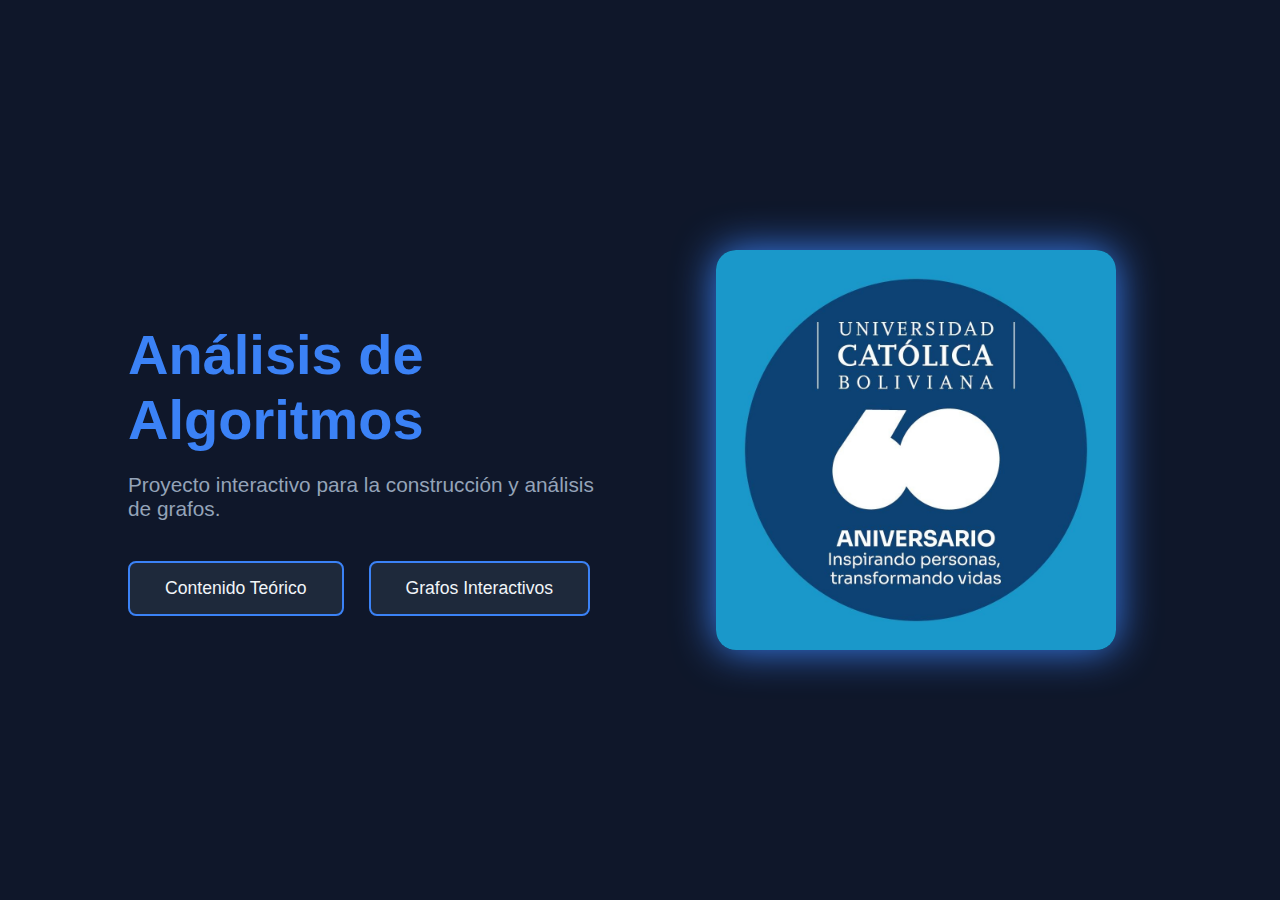
<file: index.html>
<!doctype html>
<html lang="es">
  <head>
    <meta charset="UTF-8" />
    <meta name="viewport" content="width=device-width, initial-scale=1.0" />
    <link rel="stylesheet" href="css/index.css" />
    <title>Análisis de Algoritmos</title>
  </head>
  <body>
    <div class="hero">
      <div class="hero-container">
        <div class="hero-text">
          <h1>Análisis de Algoritmos</h1>
          <p>Proyecto interactivo para la construcción y análisis de grafos.</p>

          <div class="botones">
            <a href="teoria.html">Contenido Teórico</a>
            <a href="grafos.html">Grafos Interactivos</a>
          </div>
        </div>

        <div class="hero-image">
          <img src="assets/logo-ucb.jpg" alt="Logo Universidad" />
        </div>
      </div>
    </div>
  </body>
</html>
</file>
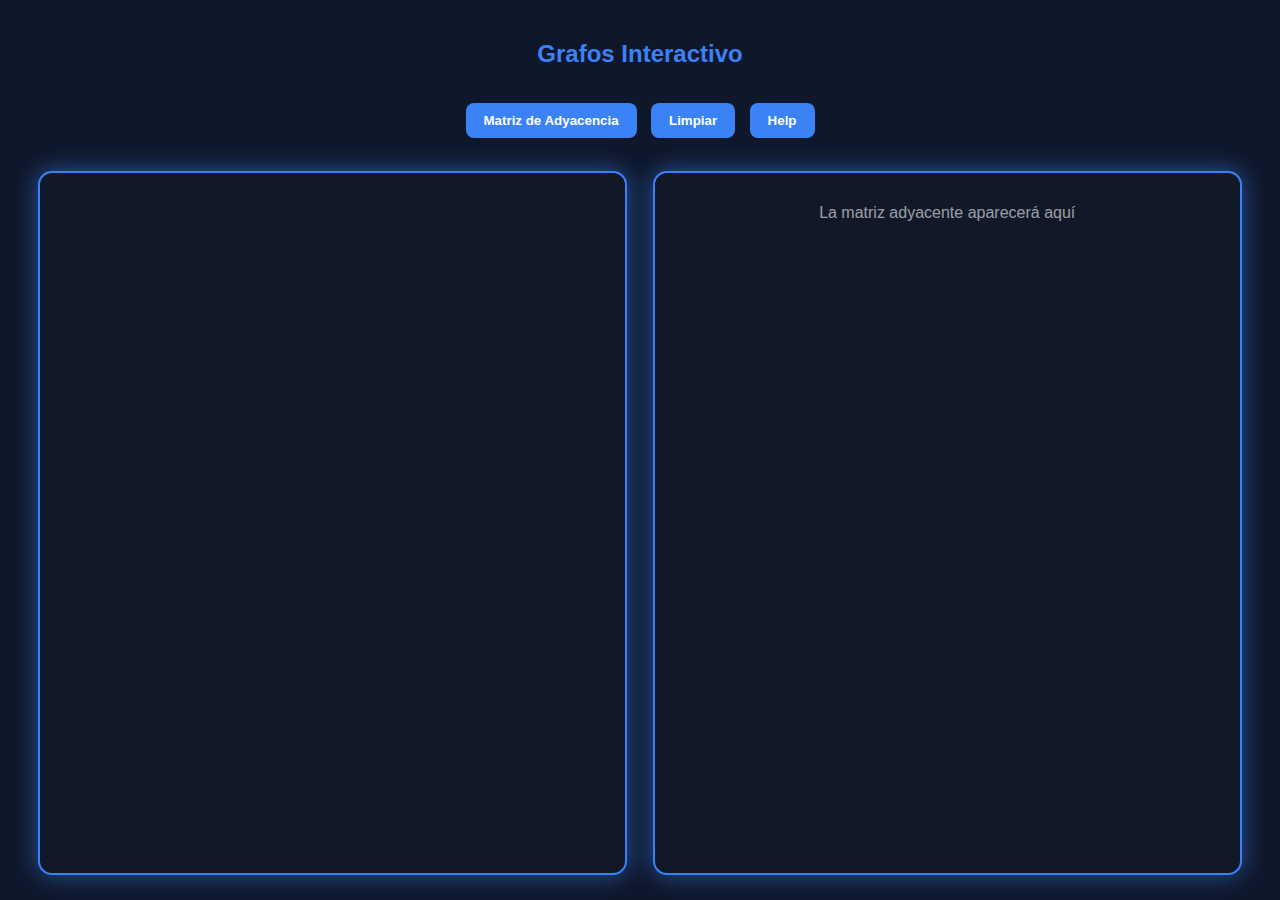
<file: grafos.html>
<!doctype html>
<html lang="es">
  <head>
    <meta charset="UTF-8" />
    <meta name="viewport" content="width=device-width, initial-scale=1.0" />
    <link rel="stylesheet" href="css/grafos.css" />
    <title>Grafos Interactivos</title>
  </head>
  <body>
    <h2>Grafos Interactivo</h2>

    <div class="panel-botones">
      <button id="btnMatriz">Matriz de Adyacencia</button>
      <button id="btnLimpiar">Limpiar</button>
      <button id="btnHelp">Help</button>
    </div>

    <!-- 🔥 LAYOUT CORRECTO -->
    <div class="layout-grafos">
      <div class="grafo-box">
        <canvas id="canvasGrafo"></canvas>
      </div>

      <div id="matrizContainer" class="matriz-box">
        <p style="opacity: 0.6">La matriz adyacente aparecerá aquí</p>
      </div>
    </div>

    <!-- MODAL HELP -->
    <div id="modalHelp" class="modal oculto">
      <div class="modal-contenido">
        <span id="cerrarHelp">&times;</span>
        <h3>¿Qué estamos haciendo?</h3>
        <p>
          Este módulo permite construir grafos interactivos agregando vértices y
          aristas. La matriz de adyacencia muestra en forma tabular las
          conexiones entre los vértices y sus pesos y a la vez sacar su matriz
          adyacente.
        </p>
      </div>
    </div>

    <script src="js/grafos.js"></script>
  </body>
</html>
</file>
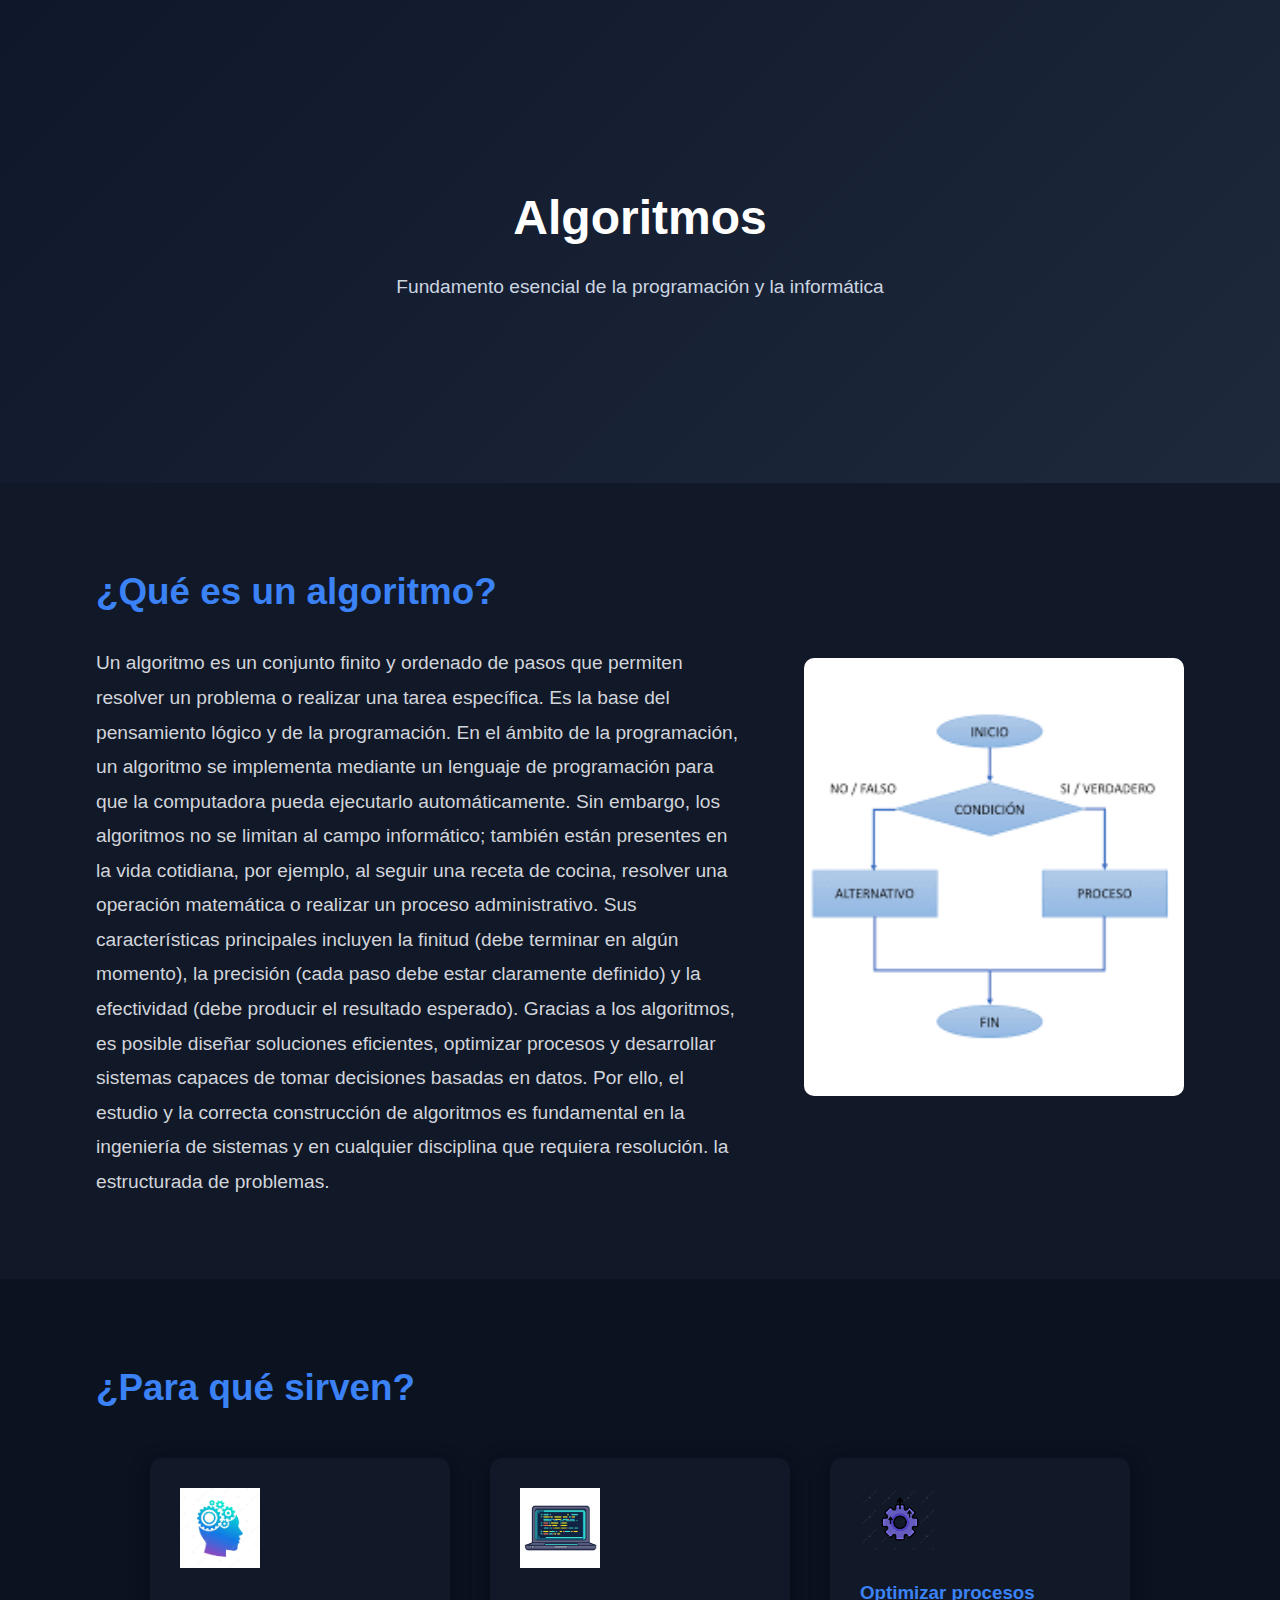
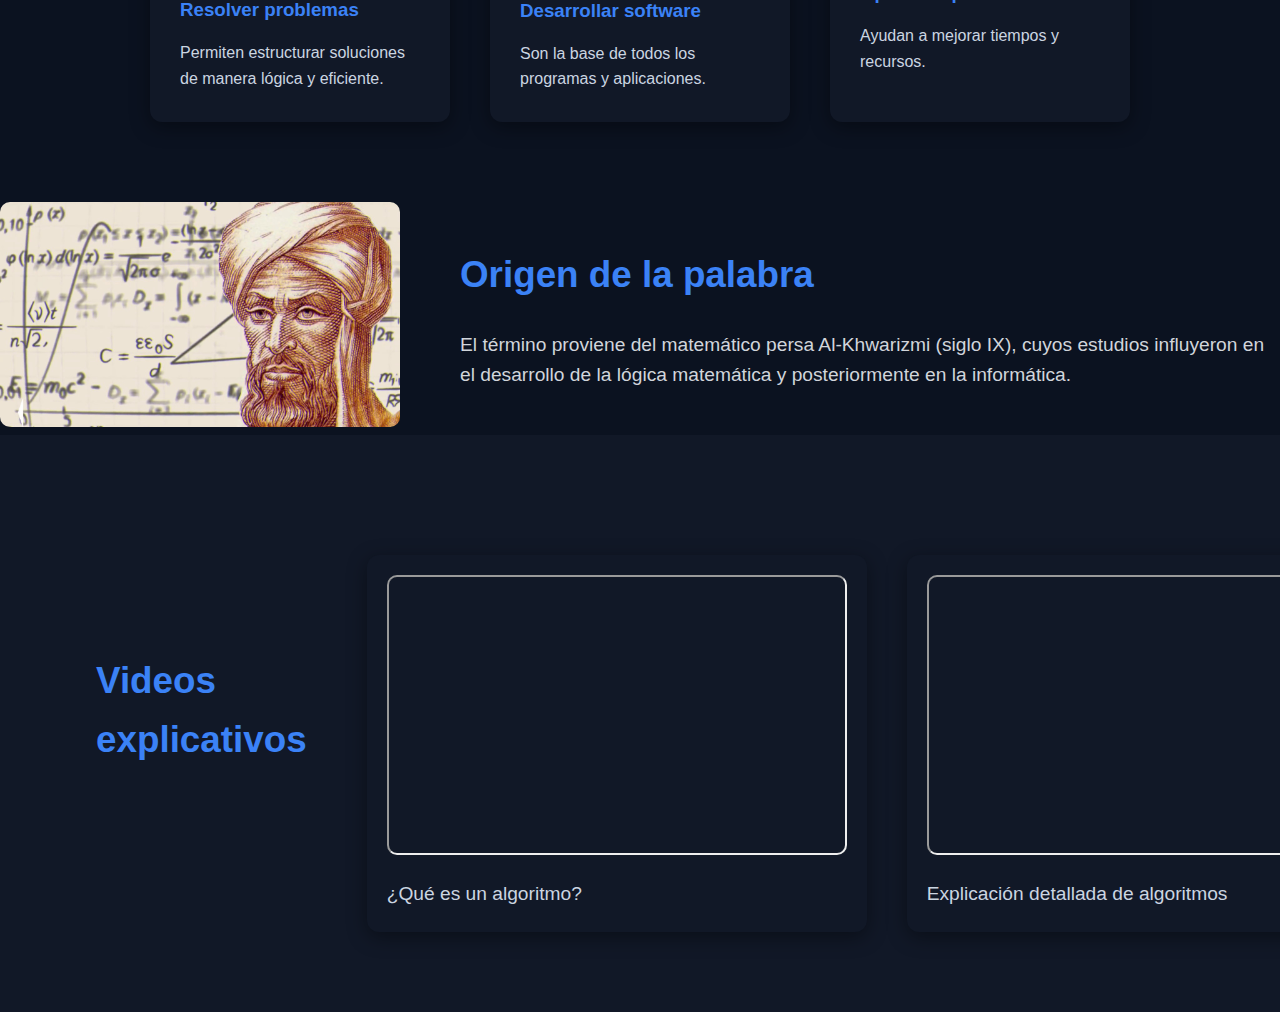
<file: teoria.html>
<!doctype html>
<html lang="es">
  <head>
    <meta charset="UTF-8" />
    <meta name="viewport" content="width=device-width, initial-scale=1.0" />
    <link rel="stylesheet" href="css/teoria.css" />
    <title>Contenido Teórico</title>
  </head>
  <body>
    <!-- HERO -->
    <section class="hero">
      <div class="container">
        <h1>Algoritmos</h1>
        <p>Fundamento esencial de la programación y la informática</p>
      </div>
    </section>

    <!-- QUE ES -->
    <section class="section-white">
      <div class="container two-columns">
        <div class="text-column">
          <h2>¿Qué es un algoritmo?</h2>
          <p>
            Un algoritmo es un conjunto finito y ordenado de pasos que permiten
            resolver un problema o realizar una tarea específica. Es la base del
            pensamiento lógico y de la programación.
            En el ámbito de la programación, un algoritmo se implementa mediante un lenguaje de programación para que la computadora pueda ejecutarlo automáticamente. 
            Sin embargo, los algoritmos no se limitan al campo informático; también están presentes en la vida cotidiana, 
            por ejemplo, al seguir una receta de cocina, resolver una operación matemática o realizar un proceso administrativo.
            Sus características principales incluyen la finitud (debe terminar en algún momento), 
            la precisión (cada paso debe estar claramente definido) y la efectividad (debe producir el resultado esperado).
            Gracias a los algoritmos, es posible diseñar soluciones eficientes, 
            optimizar procesos y desarrollar sistemas capaces de tomar decisiones basadas en datos. 
            Por ello, el estudio y la correcta construcción de algoritmos es fundamental en la ingeniería de sistemas y en cualquier disciplina que requiera resolución.
            la estructurada de problemas.
          </p>
        </div>

        <div class="image-column">
          <img src="assets/algoritmo.png" alt="Ilustración de algoritmo" />
        </div>
      </div>
    </section>

    <!-- PARA QUE SIRVEN -->
    <section class="usos-section">
      <div class="container">
        <h2>¿Para qué sirven?</h2>

        <div class="cards-container">
          <div class="card">
            <img src="assets/Imagen-1.jpg" alt="Resolver problemas" />
            <h3>Resolver problemas</h3>
            <p>Permiten estructurar soluciones de manera lógica y eficiente.</p>
          </div>

          <div class="card">
            <img src="assets/Imagen-2.jpg" alt="Desarrollar software" />
            <h3>Desarrollar software</h3>
            <p>Son la base de todos los programas y aplicaciones.</p>
          </div>

          <div class="card">
            <img src="assets/Imagen-3.png" alt="Optimizar procesos" />
            <h3>Optimizar procesos</h3>
            <p>Ayudan a mejorar tiempos y recursos.</p>
          </div>
        </div>
      </div>
    </section>

    <!-- ORIGEN -->
    <section class="origen">
      <div class="origen-container">
        <div class="origen-imagen">
          <img src="assets/Al-Khwarizmi.jpg" alt="Al-Khwarizmi" />
        </div>

        <div class="origen-texto">
          <h2>Origen de la palabra</h2>
          <p>
            El término proviene del matemático persa Al-Khwarizmi (siglo IX),
            cuyos estudios influyeron en el desarrollo de la lógica matemática y
            posteriormente en la informática.
          </p>
        </div>
      </div>
    </section>

    <!-- VIDEOS -->
    <section class="section-white">
      <div class="container">
        <h2>Videos explicativos</h2>

        <div class="video-grid">
          <div class="video-card">
            <iframe
              src="https://www.youtube.com/embed/8hly31xKli0"
              allowfullscreen
            >
            </iframe>
            <p>¿Qué es un algoritmo?</p>
          </div>

          <div class="video-card">
            <iframe
              src="https://www.youtube.com/embed/6hfOvs8pY1k"
              allowfullscreen
            >
            </iframe>
            <p>Explicación detallada de algoritmos</p>
          </div>
        </div>
      </div>
    </section>
  </body>
</html>
</file>
<file: css/index.css>
body {
  margin: 0;
  font-family: "Segoe UI", sans-serif;
  background-color: #0f172a;
  color: #f1f5f9;
}

/* HERO PRINCIPAL */
.hero {
  height: 100vh;
  display: flex;
  align-items: center;
  justify-content: center;
  padding: 0 10%;
}

/* CONTENEDOR FLEX */
.hero-container {
  display: flex;
  align-items: center;
  justify-content: space-between;
  gap: 80px;
  width: 100%;
}

/* TEXTO */
.hero-text {
  flex: 1;
}

.hero-text h1 {
  font-size: 3.5rem;
  color: #3b82f6;
  margin-bottom: 20px;
}

.hero-text p {
  font-size: 1.3rem;
  color: #94a3b8;
  margin-bottom: 40px;
}

/* BOTONES */
.botones {
  display: flex;
  gap: 25px;
}

.botones a {
  padding: 15px 35px;
  background-color: #1e293b;
  border: 2px solid #3b82f6;
  color: #f1f5f9;
  text-decoration: none;
  border-radius: 8px;
  font-size: 1.1rem;
  transition: 0.3s ease;
}

.botones a:hover {
  background-color: #3b82f6;
  color: #0f172a;
  box-shadow: 0 0 20px #3b82f6;
}

/* IMAGEN */
.hero-image {
  flex: 1;
  display: flex;
  justify-content: center;
}

.hero-image img {
  width: 400px;
  max-width: 100%;
  border-radius: 20px;
  box-shadow: 0 0 40px #3b82f6;
}
</file>
<file: css/grafos.css>
/* ================== BASE ================== */
body {
  margin: 0;
  background-color: #0f172a;
  font-family: "Segoe UI", sans-serif;
  color: #f1f5f9;
  text-align: center;
  overflow-x: hidden;
}

/* ================== TITULO ================== */
h2 {
  padding: 20px 0 10px 0;
  color: #3b82f6;
}

/* ================== BOTONES ================== */
.panel-botones {
  margin-bottom: 10px;
}

button {
  padding: 10px 18px;
  margin: 5px;
  border: none;
  border-radius: 8px;
  background: #3b82f6;
  color: white;
  font-weight: bold;
  cursor: pointer;
  transition: 0.25s;
}

button:hover {
  background: #2563eb;
  box-shadow: 0 0 12px #3b82f6;
}

/* ================== LAYOUT PRINCIPAL ================== */
.layout-grafos {
  display: flex;
  justify-content: center;
  align-items: stretch;
  gap: 2vw;
  padding: 2vh 3vw;
  width: 100%;
  height: calc(100vh - 160px); /* 🔥 llena pantalla */
  box-sizing: border-box;
}

/* ================== CAJAS FLEXIBLES ================== */
.grafo-box,
.matriz-box {
  flex: 1;
  height: 100%;
  min-width: 320px;
  background: #111827;
  border: 2px solid #3b82f6;
  border-radius: 14px;
  box-shadow: 0 0 25px rgba(59, 130, 246, 0.6);
  padding: 15px;
  box-sizing: border-box;
}

/* ================== CANVAS ================== */
.grafo-box canvas {
  width: 100%;
  height: 100%;
  display: block;
  background: transparent;
  border: none;
  box-shadow: none;
}

/* ================== MATRIZ ================== */
.matriz-box {
  overflow: auto;
}

.matriz-box table {
  width: 100%;
  border-collapse: collapse;
  font-size: 15px;
}

.matriz-box th,
.matriz-box td {
  border: 1px solid #3b82f6;
  padding: 6px 10px;
  text-align: center;
}

.matriz-box th {
  background: rgba(59, 130, 246, 0.15);
}

/* ================== MODAL HELP ================== */
.modal {
  position: fixed;
  top: 0;
  left: 0;
  width: 100%;
  height: 100%;
  background: rgba(0, 0, 0, 0.65);
  backdrop-filter: blur(4px);
}

.modal-contenido {
  background: #111827;
  color: #f1f5f9;
  width: 320px;
  margin: 120px auto;
  padding: 25px;
  border-radius: 14px;
  position: relative;
  box-shadow: 0 0 30px #3b82f6;
  text-align: left;
}

#cerrarHelp {
  position: absolute;
  right: 12px;
  top: 6px;
  font-size: 22px;
  cursor: pointer;
}

.oculto {
  display: none;
}

/* ================== RESPONSIVE PRO ================== */
@media (max-width: 900px) {
  .layout-grafos {
    flex-direction: column;
    height: auto;
  }

  .grafo-box,
  .matriz-box {
    height: 420px;
  }
}

.placeholder-grafo {
  position: absolute;
  top: 50%;
  left: 50%;
  transform: translate(-50%, -50%);
  opacity: 0.45;
  pointer-events: none;
  font-size: 18px;
}

.grafo-box {
  position: relative; /* 🔥 necesario */
}
</file>
<file: css/teoria.css>
/* ===== RESET ===== */
* {
  margin: 0;
  padding: 0;
  box-sizing: border-box;
}

body {
  font-family: "Segoe UI", sans-serif;
  background: #0b1220;
  color: #ffffff;
  line-height: 1.6;
}

/* ===== CONTENEDOR GENERAL ===== */
.container {
  width: 85%;
  margin: auto;
  padding: 80px 0;
}

/* ===== TITULOS ===== */
h1 {
  font-size: 3rem;
  margin-bottom: 15px;
}

h2 {
  font-size: 2.3rem;
  margin-bottom: 25px;
  color: #3b82f6;
}

/* ===== HERO ===== */
.hero {
  background: linear-gradient(135deg, #0f172a, #1e293b);
  text-align: center;
  padding: 100px 20px;
}

.hero p {
  font-size: 1.2rem;
  color: #cbd5e1;
}

/* ===== SECCION ¿QUE ES? ===== */
.section-white {
  background: #111827;
}

.section-white .container {
  display: flex;
  align-items: center;
  justify-content: space-between;
  gap: 60px;
}

.section-white .text {
  flex: 1;
}

.section-white p {
  font-size: 1.2rem;
  line-height: 1.8;
  color: #d1d5db;
}

.section-white img {
  width: 380px;
  border-radius: 10px;
}

/* ===== SECCION PARA QUE SIRVEN ===== */
.section-dark {
  background: #0f172a;
  text-align: center;
}

.cards-container {
  display: flex;
  justify-content: center;
  gap: 40px;
  margin-top: 40px;
}

.card {
  background: #111827;
  padding: 30px;
  width: 300px;
  border-radius: 12px;
  transition: 0.3s;
  box-shadow: 0 5px 20px rgba(0, 0, 0, 0.4);
}

.card:hover {
  transform: translateY(-10px);
  box-shadow: 0 10px 25px rgba(0, 0, 0, 0.6);
}

.card img {
  width: 80px;
  margin-bottom: 20px;
}

.card h3 {
  margin-bottom: 15px;
  color: #3b82f6;
}

.card p {
  color: #cbd5e1;
}

/* ===== SECCION ORIGEN ===== */
.section-blue {
  background: #111827;
}

.origen-container {
  display: flex;
  align-items: center;
  justify-content: space-between;
  gap: 60px;
}

.origen-imagen img {
  width: 400px;
  border-radius: 10px;
}

.origen-texto {
  flex: 1;
}

.origen-texto p {
  font-size: 1.2rem;
  color: #d1d5db;
}

/* ===== SECCION VIDEOS ===== */
.section-videos {
  background: #0f172a;
  text-align: center;
}

.video-grid {
  display: flex;
  justify-content: center;
  gap: 40px;
  margin-top: 40px;
}

.video-card {
  background: #111827;
  padding: 20px;
  border-radius: 12px;
  width: 500px;
  box-shadow: 0 5px 20px rgba(0, 0, 0, 0.4);
}

.video-card iframe {
  width: 100%;
  height: 280px;
  border-radius: 10px;
}

.video-card p {
  margin-top: 15px;
  color: #cbd5e1;
}

/* ===== RESPONSIVE ===== */
@media (max-width: 1024px) {
  .section-white .container,
  .origen-container {
    flex-direction: column;
    text-align: center;
  }

  .cards-container {
    flex-direction: column;
    align-items: center;
  }

  .video-grid {
    flex-direction: column;
    align-items: center;
  }
}
</file>
